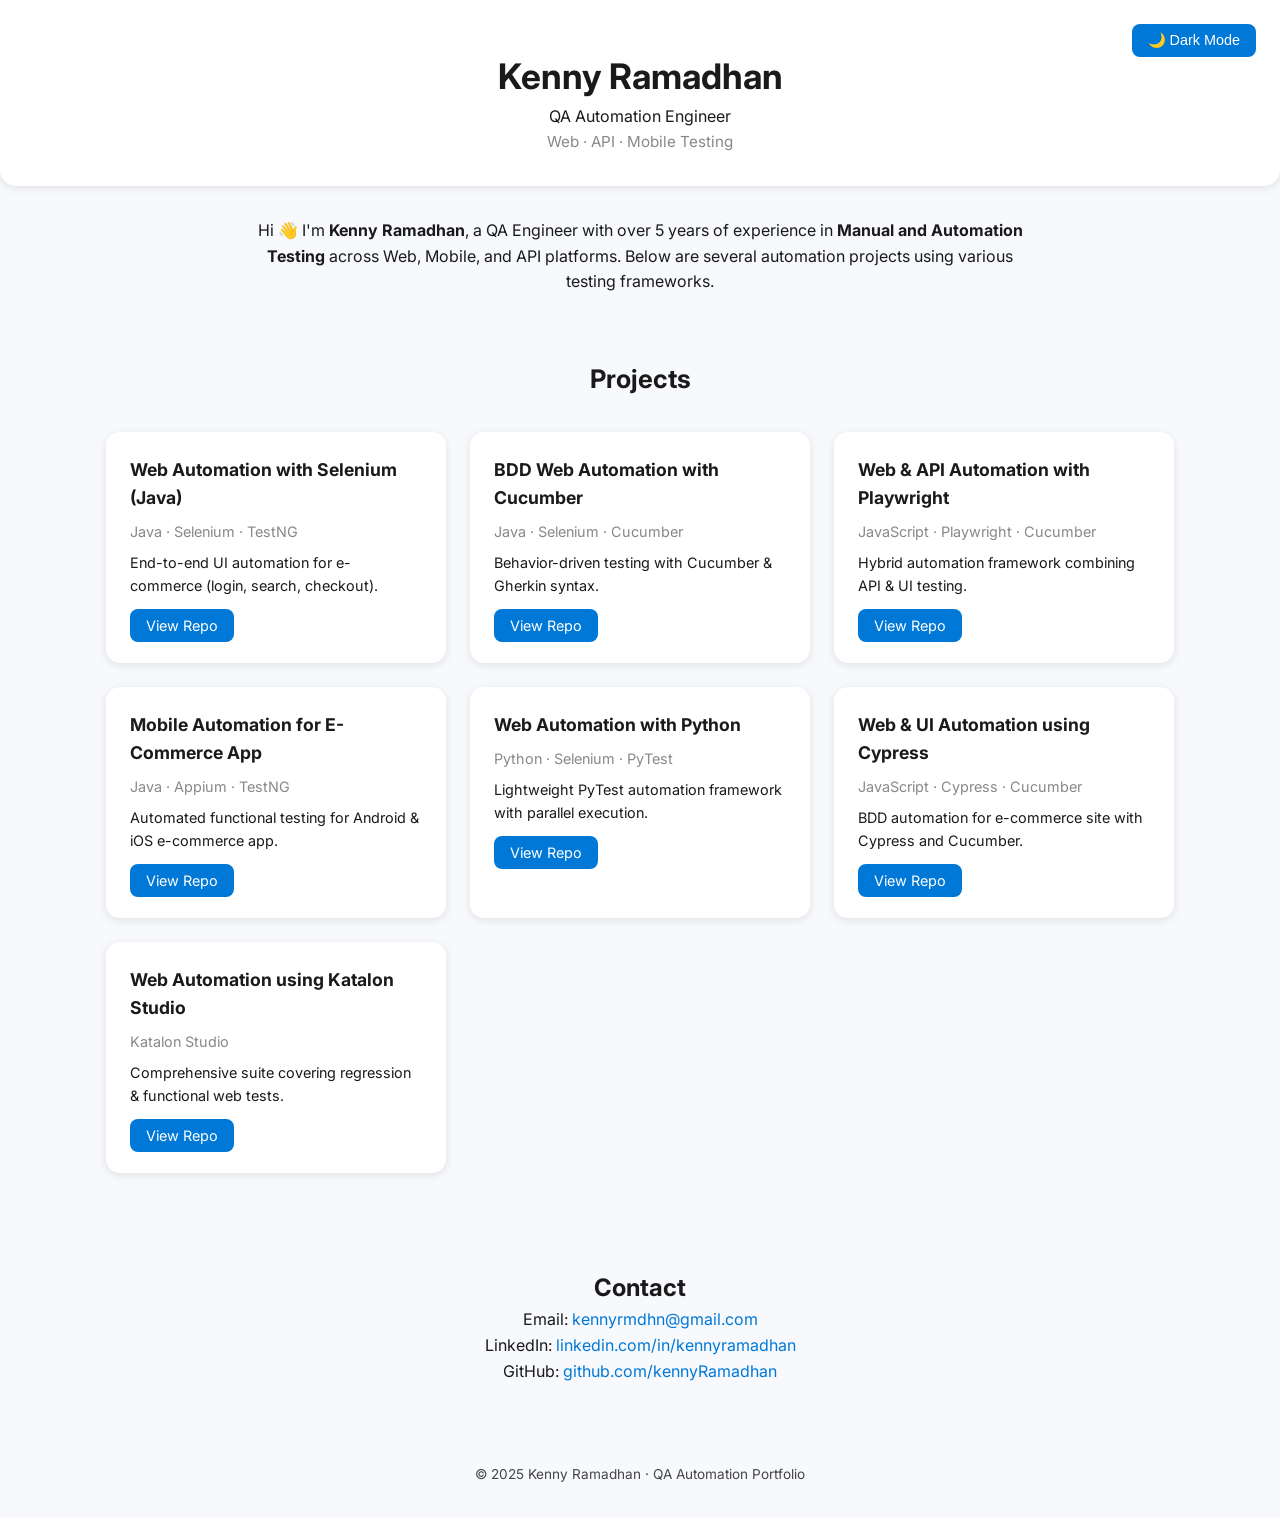
<file: index.html>
<!DOCTYPE html>
<html lang="en">
<head>
  <meta charset="UTF-8" />
  <meta name="viewport" content="width=device-width, initial-scale=1.0" />
  <title>Kenny Ramadhan | QA Automation Engineer</title>
  <link rel="stylesheet" href="style.css" />
  <link rel="icon" href="https://cdn-icons-png.flaticon.com/512/1828/1828911.png" />
</head>
<body>
  <header>
    <h1>Kenny Ramadhan</h1>
    <p>QA Automation Engineer</p>
    <p class="subtitle">Web · API · Mobile Testing</p>
    <button id="theme-toggle">🌙 Dark Mode</button>
  </header>

  <section class="intro">
    <p>
      Hi 👋 I'm <strong>Kenny Ramadhan</strong>, a QA Engineer with over 5 years of experience in
      <strong>Manual and Automation Testing</strong> across Web, Mobile, and API platforms.
      Below are several automation projects using various testing frameworks.
    </p>
  </section>

  <section class="projects">
    <h2>Projects</h2>
    <div class="grid">
      <div class="card">
        <h3>Web Automation with Selenium (Java)</h3>
        <p class="stack">Java · Selenium · TestNG</p>
        <p class="desc">End-to-end UI automation for e-commerce (login, search, checkout).</p>
        <a href="https://github.com/kennyRamadhan/automation_web_selenium" target="_blank">View Repo</a>
      </div>

      <div class="card">
        <h3>BDD Web Automation with Cucumber</h3>
        <p class="stack">Java · Selenium · Cucumber</p>
        <p class="desc">Behavior-driven testing with Cucumber & Gherkin syntax.</p>
        <a href="https://github.com/kennyRamadhan/automationCucumber" target="_blank">View Repo</a>
      </div>

      <div class="card">
        <h3>Web & API Automation with Playwright</h3>
        <p class="stack">JavaScript · Playwright · Cucumber</p>
        <p class="desc">Hybrid automation framework combining API & UI testing.</p>
        <a href="https://github.com/kennyRamadhan/automation_playwright" target="_blank">View Repo</a>
      </div>

      <div class="card">
        <h3>Mobile Automation for E-Commerce App</h3>
        <p class="stack">Java · Appium · TestNG</p>
        <p class="desc">Automated functional testing for Android & iOS e-commerce app.</p>
        <a href="https://github.com/kennyRamadhan/selenium-java-testng-automation-portofolio" target="_blank">View Repo</a>
      </div>

      <div class="card">
        <h3>Web Automation with Python</h3>
        <p class="stack">Python · Selenium · PyTest</p>
        <p class="desc">Lightweight PyTest automation framework with parallel execution.</p>
        <a href="https://github.com/kennyRamadhan/selenium-python-testng-automation-framework" target="_blank">View Repo</a>
      </div>

      <div class="card">
        <h3>Web & UI Automation using Cypress</h3>
        <p class="stack">JavaScript · Cypress · Cucumber</p>
        <p class="desc">BDD automation for e-commerce site with Cypress and Cucumber.</p>
        <a href="https://github.com/kennyRamadhan/cypress-ui-api-testing-framework" target="_blank">View Repo</a>
      </div>

      <div class="card">
        <h3>Web Automation using Katalon Studio</h3>
        <p class="stack">Katalon Studio</p>
        <p class="desc">Comprehensive suite covering regression & functional web tests.</p>
        <a href="https://github.com/kennyRamadhan/katalon-automation-testing-portfolio" target="_blank">View Repo</a>
      </div>
    </div>
  </section>

  <section class="contact">
    <h2>Contact</h2>
    <p>Email: <a href="mailto:kennyrmdhn@gmail.com">kennyrmdhn@gmail.com</a></p>
    <p>LinkedIn: <a href="https://www.linkedin.com/in/kenny-ramadhan-704849184/" target="_blank">linkedin.com/in/kennyramadhan</a></p>
    <p>GitHub: <a href="https://github.com/kennyRamadhan" target="_blank">github.com/kennyRamadhan</a></p>
  </section>

  <footer>
    <p>© 2025 Kenny Ramadhan · QA Automation Portfolio</p>
  </footer>

  <script>
    const toggleBtn = document.getElementById("theme-toggle");
    toggleBtn.addEventListener("click", () => {
      document.body.classList.toggle("dark");
      toggleBtn.textContent = document.body.classList.contains("dark")
        ? "☀️ Light Mode"
        : "🌙 Dark Mode";
    });
  </script>
</body>
</html>
</file>
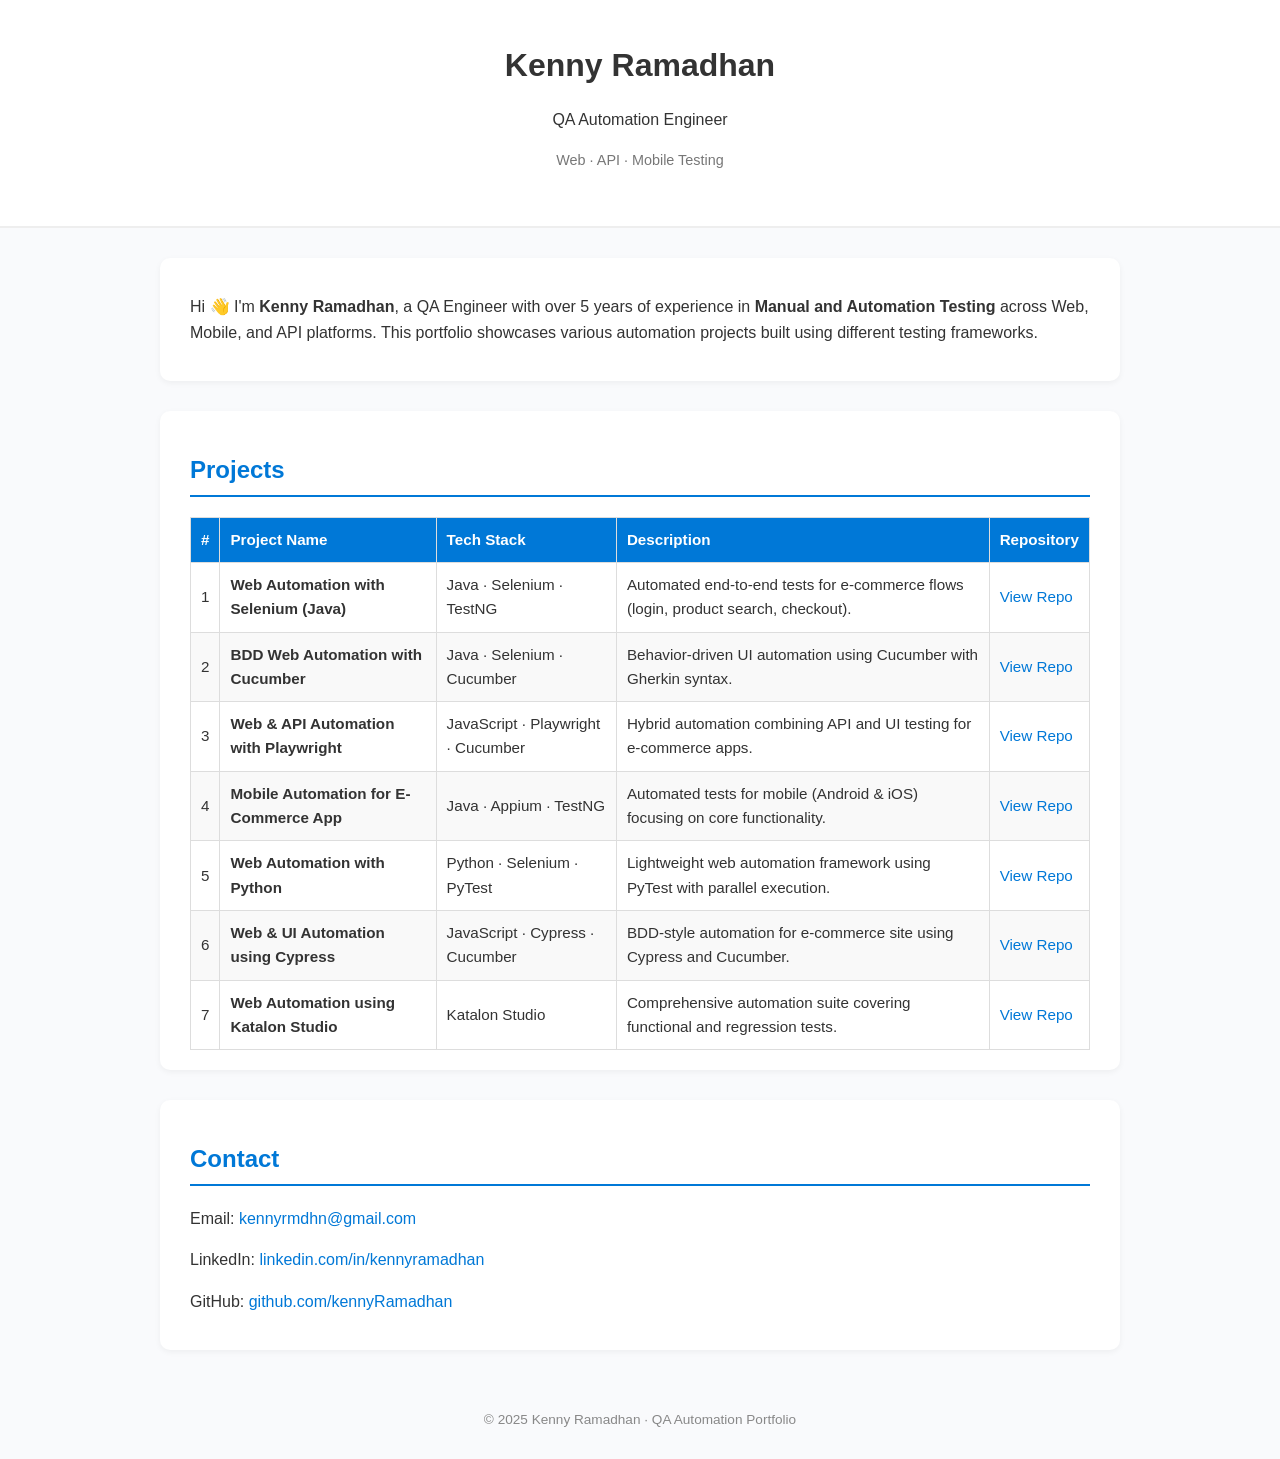
<file: Master_Repository/index.html>
<!DOCTYPE html>
<html lang="en">
<head>
  <meta charset="UTF-8" />
  <meta name="viewport" content="width=device-width, initial-scale=1.0" />
  <title>Kenny Ramadhan | QA Automation Portfolio</title>
  <link rel="stylesheet" href="style.css" />
</head>
<body>
  <header>
    <h1>Kenny Ramadhan</h1>
    <p>QA Automation Engineer</p>
    <p class="subtitle">Web · API · Mobile Testing</p>
  </header>

  <section class="intro">
    <p>
      Hi 👋 I'm <strong>Kenny Ramadhan</strong>, a QA Engineer with over 5 years of experience in
      <strong>Manual and Automation Testing</strong> across Web, Mobile, and API platforms.
      This portfolio showcases various automation projects built using different testing frameworks.
    </p>
  </section>

  <section class="projects">
    <h2>Projects</h2>
    <table>
      <thead>
        <tr>
          <th>#</th>
          <th>Project Name</th>
          <th>Tech Stack</th>
          <th>Description</th>
          <th>Repository</th>
        </tr>
      </thead>
      <tbody>
        <tr>
          <td>1</td>
          <td><strong>Web Automation with Selenium (Java)</strong></td>
          <td>Java · Selenium · TestNG</td>
          <td>Automated end-to-end tests for e-commerce flows (login, product search, checkout).</td>
          <td><a href="https://github.com/kennyRamadhan/automation_web_selenium.git" target="_blank">View Repo</a></td>
        </tr>
        <tr>
          <td>2</td>
          <td><strong>BDD Web Automation with Cucumber</strong></td>
          <td>Java · Selenium · Cucumber</td>
          <td>Behavior-driven UI automation using Cucumber with Gherkin syntax.</td>
          <td><a href="https://github.com/kennyRamadhan/automationCucumber.git" target="_blank">View Repo</a></td>
        </tr>
        <tr>
          <td>3</td>
          <td><strong>Web & API Automation with Playwright</strong></td>
          <td>JavaScript · Playwright · Cucumber</td>
          <td>Hybrid automation combining API and UI testing for e-commerce apps.</td>
          <td><a href="https://github.com/kennyRamadhan/automation_playwright.git" target="_blank">View Repo</a></td>
        </tr>
        <tr>
          <td>4</td>
          <td><strong>Mobile Automation for E-Commerce App</strong></td>
          <td>Java · Appium · TestNG</td>
          <td>Automated tests for mobile (Android & iOS) focusing on core functionality.</td>
          <td><a href="https://github.com/kennyRamadhan/selenium-java-testng-automation-portofolio.git" target="_blank">View Repo</a></td>
        </tr>
        <tr>
          <td>5</td>
          <td><strong>Web Automation with Python</strong></td>
          <td>Python · Selenium · PyTest</td>
          <td>Lightweight web automation framework using PyTest with parallel execution.</td>
          <td><a href="https://github.com/kennyRamadhan/selenium-python-testng-automation-framework.git" target="_blank">View Repo</a></td>
        </tr>
        <tr>
          <td>6</td>
          <td><strong>Web & UI Automation using Cypress</strong></td>
          <td>JavaScript · Cypress · Cucumber</td>
          <td>BDD-style automation for e-commerce site using Cypress and Cucumber.</td>
          <td><a href="https://github.com/kennyRamadhan/cypress-ui-api-testing-framework.git" target="_blank">View Repo</a></td>
        </tr>
        <tr>
          <td>7</td>
          <td><strong>Web Automation using Katalon Studio</strong></td>
          <td>Katalon Studio</td>
          <td>Comprehensive automation suite covering functional and regression tests.</td>
          <td><a href="https://github.com/kennyRamadhan/katalon-automation-testing-portfolio.git" target="_blank">View Repo</a></td>
        </tr>
      </tbody>
    </table>
  </section>

  <section class="contact">
    <h2>Contact</h2>
    <p>Email: <a href="mailto:kennyrmdhn@gmail.com">kennyrmdhn@gmail.com</a></p>
    <p>LinkedIn: <a href="https://www.linkedin.com/in/kenny-ramadhan-704849184/" target="_blank">linkedin.com/in/kennyramadhan</a></p>
    <p>GitHub: <a href="https://github.com/kennyRamadhan" target="_blank">github.com/kennyRamadhan</a></p>
  </section>

  <footer>
    <p>© 2025 Kenny Ramadhan · QA Automation Portfolio</p>
  </footer>
</body>
</html>
</file>
<file: style.css>
@import url('https://fonts.googleapis.com/css2?family=Inter:wght@400;600&display=swap');

:root {
  --bg: #f7f9fc;
  --text: #1a1a1a;
  --card-bg: #ffffff;
  --accent: #0078d7;
  --shadow: rgba(0, 0, 0, 0.1);
}

body.dark {
  --bg: #0d1117;
  --text: #e6edf3;
  --card-bg: #161b22;
  --accent: #58a6ff;
  --shadow: rgba(255, 255, 255, 0.05);
}

* {
  margin: 0;
  padding: 0;
  box-sizing: border-box;
}

body {
  font-family: 'Inter', sans-serif;
  background-color: var(--bg);
  color: var(--text);
  line-height: 1.6;
  transition: background 0.3s ease, color 0.3s ease;
}

/* HEADER */
header {
  text-align: center;
  padding: 3rem 1rem 2rem;
  box-shadow: 0 2px 8px var(--shadow);
  background: var(--card-bg);
  border-radius: 0 0 16px 16px;
  position: relative;
}

header h1 {
  font-size: 2.2rem;
  font-weight: 700;
}

.subtitle {
  font-size: 0.95rem;
  color: #888;
}

#theme-toggle {
  position: absolute;
  right: 1.5rem;
  top: 1.5rem;
  background: var(--accent);
  color: #fff;
  border: none;
  padding: 0.5rem 1rem;
  border-radius: 8px;
  cursor: pointer;
  font-size: 0.9rem;
  transition: background 0.3s ease;
}

#theme-toggle:hover {
  opacity: 0.9;
}

/* INTRO */
.intro {
  text-align: center;
  max-width: 800px;
  margin: 2rem auto;
  padding: 0 1rem;
}

/* PROJECTS */
.projects {
  max-width: 1100px;
  margin: 0 auto;
  padding: 2rem 1rem 3rem;
}

.projects h2 {
  text-align: center;
  margin-bottom: 2rem;
  font-size: 1.6rem;
}

.grid {
  display: grid;
  grid-template-columns: repeat(auto-fit, minmax(270px, 1fr));
  gap: 1.5rem;
}

.card {
  background: var(--card-bg);
  border-radius: 14px;
  padding: 1.5rem;
  box-shadow: 0 2px 8px var(--shadow);
  transition: transform 0.25s ease, box-shadow 0.25s ease;
}

.card:hover {
  transform: translateY(-6px);
  box-shadow: 0 6px 18px var(--shadow);
}

.card h3 {
  font-size: 1.1rem;
  margin-bottom: 0.5rem;
}

.stack {
  font-size: 0.9rem;
  color: #888;
  margin-bottom: 0.5rem;
}

.desc {
  font-size: 0.9rem;
  margin-bottom: 1rem;
}

.card a {
  background: var(--accent);
  color: #fff;
  padding: 0.5rem 1rem;
  border-radius: 8px;
  text-decoration: none;
  font-size: 0.9rem;
  transition: background 0.3s ease;
}

.card a:hover {
  opacity: 0.9;
}

/* CONTACT */
.contact {
  text-align: center;
  margin: 3rem auto;
}

.contact a {
  color: var(--accent);
  text-decoration: none;
}

.contact a:hover {
  text-decoration: underline;
}

/* FOOTER */
footer {
  text-align: center;
  padding: 2rem 1rem;
  font-size: 0.85rem;
  opacity: 0.8;
}
</file>
<file: Master_Repository/style.css>
body {
    font-family: "Segoe UI", Roboto, Helvetica, Arial, sans-serif;
    background: #f9fafc;
    color: #333;
    margin: 0;
    padding: 0;
    line-height: 1.6;
  }
  
  header {
    text-align: center;
    background: #ffffff;
    padding: 40px 20px;
    border-bottom: 2px solid #eee;
  }
  
  header h1 {
    margin: 0;
    font-size: 2rem;
  }
  
  .subtitle {
    color: #777;
    font-size: 0.9rem;
  }
  
  section {
    max-width: 900px;
    margin: 30px auto;
    background: #fff;
    padding: 20px 30px;
    border-radius: 10px;
    box-shadow: 0 2px 6px rgba(0, 0, 0, 0.05);
  }
  
  h2 {
    border-bottom: 2px solid #0078d7;
    padding-bottom: 5px;
    color: #0078d7;
  }
  
  table {
    width: 100%;
    border-collapse: collapse;
    margin-top: 10px;
  }
  
  th, td {
    border: 1px solid #ddd;
    padding: 10px;
    text-align: left;
    font-size: 0.95rem;
  }
  
  th {
    background-color: #0078d7;
    color: white;
  }
  
  tr:nth-child(even) {
    background-color: #f9f9f9;
  }
  
  a {
    color: #0078d7;
    text-decoration: none;
  }
  
  a:hover {
    text-decoration: underline;
  }
  
  footer {
    text-align: center;
    padding: 15px;
    font-size: 0.85rem;
    color: #888;
  }
</file>
